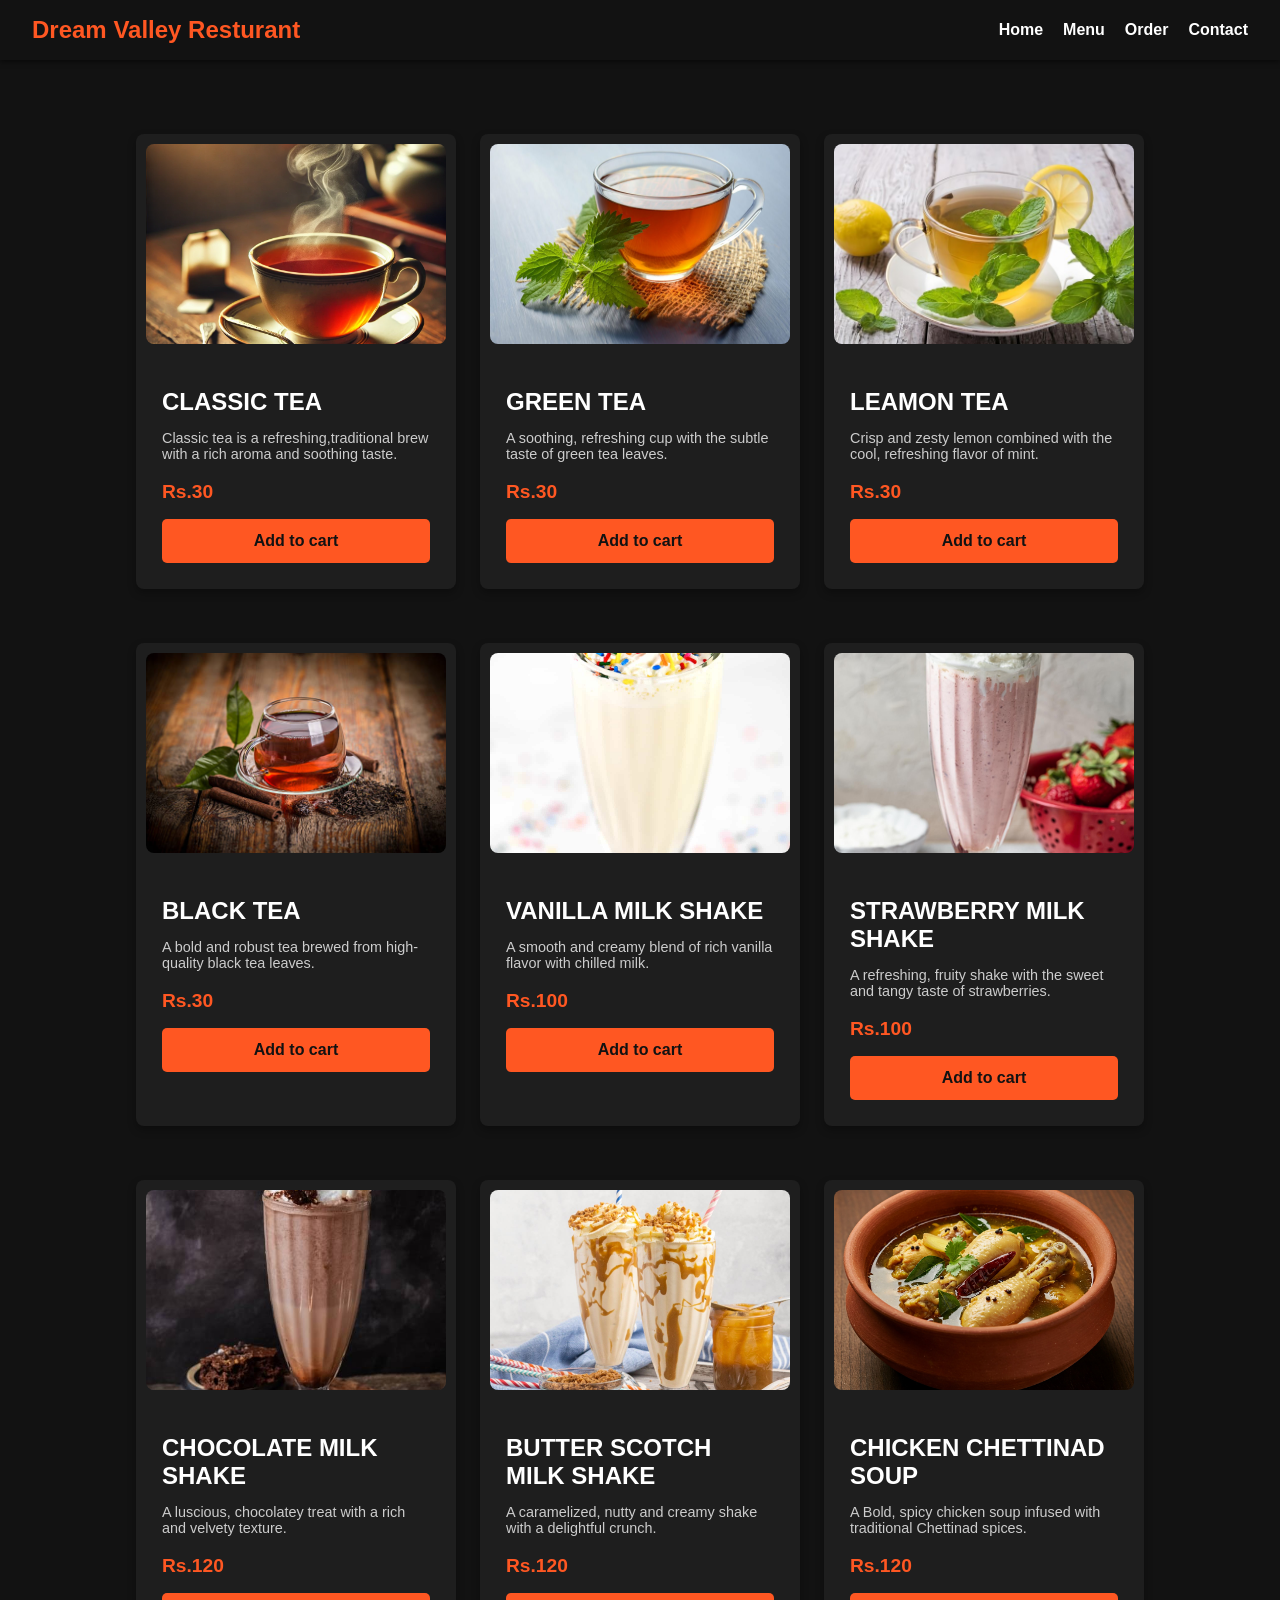
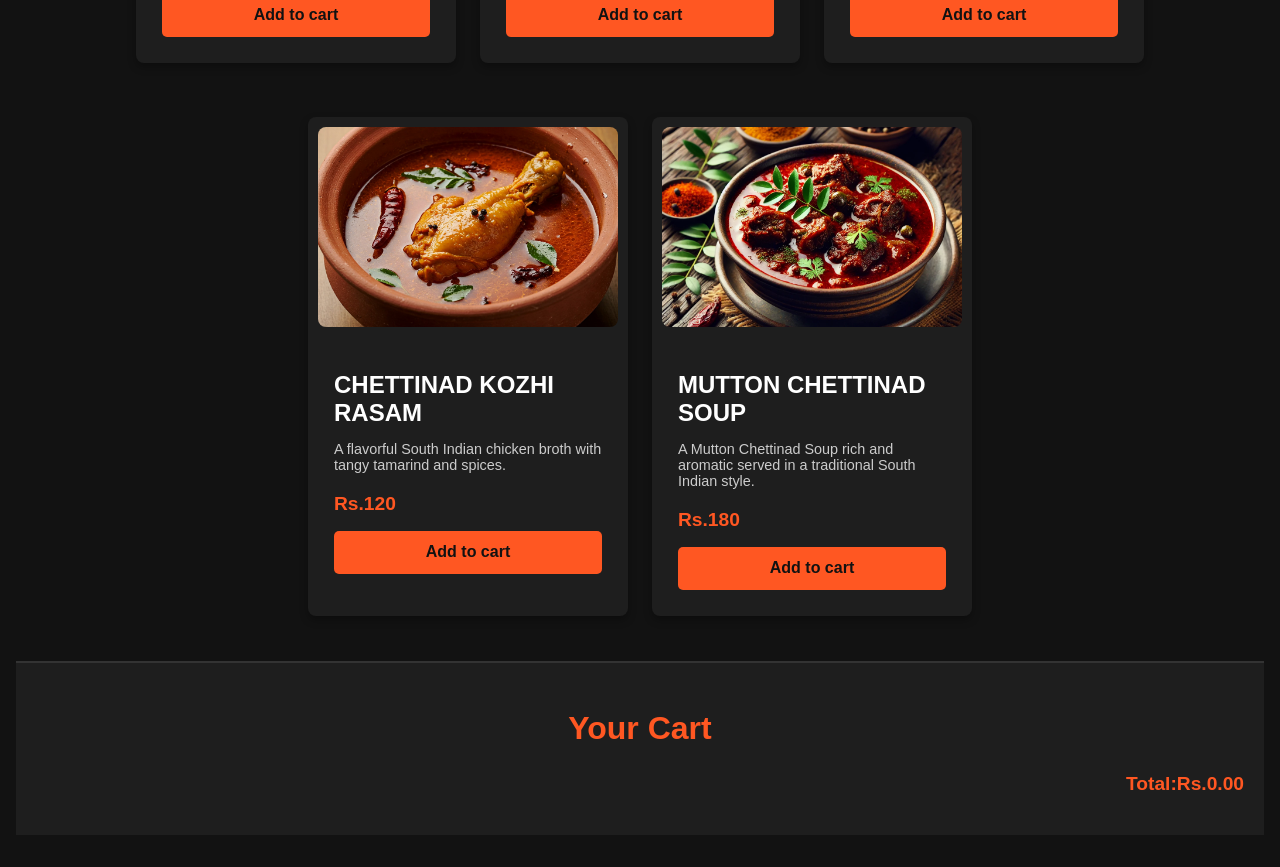
<file: index.html>
<!DOCTYPE html>
<html lang="en">
<head>
    <meta charset="UTF-8">
    <meta name="viewport" content="width=device-width, initial-scale=1.0">
    <title>Resturant Website</title>
    <link rel="stylesheet" href="Styles.css">
</head>
<body>
    <!--Header Section-->
    <header class="header">
        <div class="logo">
            <a href="index.html">Dream Valley Resturant </a>
        </div>
    <!--Navigation Menu-->
        <nav class="nav" >
            <ul id="nav-menu">
                <li><a href="index.html">Home</a></li>
                <li><a href="Menu.html">Menu</a></li>
                <li><a href="Order.html">Order</a></li>
                <li><a href="contact.html">Contact</a></li>
            </ul>
        </nav>
        <!--Hamburger icon for mobile-->
            <div class="hamburger" id="hamburger-1">
                <span></span>
                <span></span>
                <span></span>
            </div>
    </header>
    <section id="menu" class="menu-section">
        <h2 class="section-title"></h2>
        <div class="product list">
        <div class="menu-container">
            <div class="menu-item">
                <img src="Classic tea.jpg" alt="classic tea" class="menu-item-image">
                <div class="menu-item-info">
                    <h3 class="menu-item-title">CLASSIC TEA</h3>
                    <p class="menu-item-description">Classic tea is a refreshing,traditional brew with a rich aroma and soothing taste.</p>
                    <p class="menu-item-price">Rs.30</p>
                    <button class="menu-item-button" data-id="1" data-name="Classic tea" data-price="30">Add to cart</button>
                </div>
            </div>
            <div class="menu-item" >
                <img src="green tea.jpg" alt="Green tea" class="menu-item-image">
                <div class="menu-item-info">
                    <h3 class="menu-item-title">GREEN TEA</h3>
                    <p class="menu-item-description">A soothing, refreshing cup with the subtle taste of green tea leaves.</p>
                    <p class="menu-item-price">Rs.30</p>
                    <button class="menu-item-button" data-id="2" data-name="Green tea" data-price="30">Add to cart</button>   
                </div>  
            </div>
            <div class="menu-item" >
                <img src="leamon tea.jpg" alt="Leamon tea" class="menu-item-image">
                <div class="menu-item-info">
                    <h3 class="menu-item-title">LEAMON TEA</h3>
                    <p class="menu-item-description">Crisp and zesty lemon combined with the cool, refreshing flavor of mint.</p>
                    <p class="menu-item-price">Rs.30</p>
                    <button class="menu-item-button" data-id="3" data-name="Leamon tea" data-price="30">Add to cart</button>   
                </div>  
            </div>
            <div class="menu-item" >
                <img src="black tea.jpg" alt="Black tea" class="menu-item-image">
                <div class="menu-item-info">
                    <h3 class="menu-item-title">BLACK TEA</h3>
                    <p class="menu-item-description">A bold and robust tea brewed from high-quality black tea leaves.</p>
                    <p class="menu-item-price">Rs.30</p>
                    <button class="menu-item-button" data-id="4" data-name="Black tea" data-price="30">Add to cart</button>   
                </div>  
            </div>
            <div class="menu-item">
                <img src="Vanilla-Milkshake-Recipe.jpg" alt="Vanilla-Milkshake" class="menu-item-image">
                <div class="menu-item-info">
                    <h3 class="menu-item-title">VANILLA MILK SHAKE</h3>
                    <p class="menu-item-description">A smooth and creamy blend of rich vanilla flavor with chilled milk.</p>
                    <p class="menu-item-price">Rs.100</p>
                    <button class="menu-item-button" data-id="8" data-name="Vanilla-Milkshake" data-price="100">Add to cart</button>   
                </div>  
            </div>
            <div class="menu-item">
                <img src="strawberry-milkshake.jpg" alt="strawberry-milkshake" class="menu-item-image">
                <div class="menu-item-info">
                    <h3 class="menu-item-title">STRAWBERRY MILK SHAKE</h3>
                    <p class="menu-item-description">A refreshing, fruity shake with the sweet and tangy taste of strawberries.</p>
                    <p class="menu-item-price">Rs.100</p>
                    <button class="menu-item-button" data-id="9" data-name="strawberry-milkshake" data-price="100">Add to cart</button>   
                </div>  
            </div>
            <div class="menu-item">
                <img src="chocolate-milkshake.jpg" alt="chocolate-milkshake" class="menu-item-image">
                <div class="menu-item-info">
                    <h3 class="menu-item-title">CHOCOLATE MILK SHAKE</h3>
                    <p class="menu-item-description">A luscious, chocolatey treat with a rich and velvety texture.</p>
                    <p class="menu-item-price">Rs.120</p>
                    <button class="menu-item-button" data-id="12" data-name="chocolate-milkshake" data-price="120">Add to cart</button>   
                </div>  
            </div>
            <div class="menu-item">
                <img src="Butterscotch-Milkshake-10.jpg" alt="Butterscotch-Milkshake" class="menu-item-image">
                <div class="menu-item-info">
                    <h3 class="menu-item-title">BUTTER SCOTCH MILK SHAKE</h3>
                    <p class="menu-item-description">A caramelized, nutty and creamy shake with a delightful crunch.</p>
                    <p class="menu-item-price">Rs.120</p>
                    <button class="menu-item-button"data-id="14" data-name="Butterscotch-Milkshake" data-price="120">Add to cart</button>   
                </div>  
            </div>
            <div class="menu-item">
                <img src="CHICKEN CHETTINAD SOUP.jpeg" alt="Chicken Chettinad soup" class="menu-item-image">
                 <div class="menu-item-info">
                    <h3 class="menu-item-title">CHICKEN CHETTINAD SOUP</h3>
                    <p class="menu-item-description">A Bold, spicy chicken soup infused with traditional Chettinad spices.</p>
                    <p class="menu-item-price">Rs.120</p>
                    <button class="menu-item-button" data-id="15" data-name="Chicken Chettinad soup" data-price="120">Add to cart</button>
                </div>
            </div>
            <div class="menu-item">
                <img src="CHETTINAD KOZHI RASAM.jpeg" alt="Chettinad Kozhi Rasam" class="menu-item-image">
                <div class="menu-item-info">
                    <h3 class="menu-item-title">CHETTINAD KOZHI RASAM</h3>
                    <p class="menu-item-description">A flavorful South Indian chicken broth with tangy tamarind and spices.</p>
                    <p class="menu-item-price">Rs.120</p>
                    <button class="menu-item-button" data-id="16" data-name="Chettinad Kozhi Rasam"data-price="120">Add to cart</button>
                </div>
            </div>
            <div class="menu-item">
                <img src="MUTTON CHETTINAD SOUP.jpg" alt="Mutton Chettinad soup" class="menu-item-image">
                <div class="menu-item-info">
                    <h3 class="menu-item-title">MUTTON CHETTINAD SOUP</h3>
                    <p class="menu-item-description">A Mutton Chettinad Soup rich and aromatic served in a traditional South Indian style.</p>
                    <p class="menu-item-price">Rs.180</p>
                    <button class="menu-item-button" data-id="17" data-name="Mutton Chettinad soup" data-price="180">Add to cart</button>
                </div>
            </div>    
    </div>
            <!--Cart section-->
    <section id="cart" class="cart-section">
        <h2 class="section-title">Your Cart</h2>
        <ul id="cart-list"></ul>
        <div class="cart-total">
            <p>Total:<span id="cart-total-price">Rs.0.00</span></p>
        </div>
    </section>
</section>
    <script src="Script.js"></script>
</body>
</html>
</file>
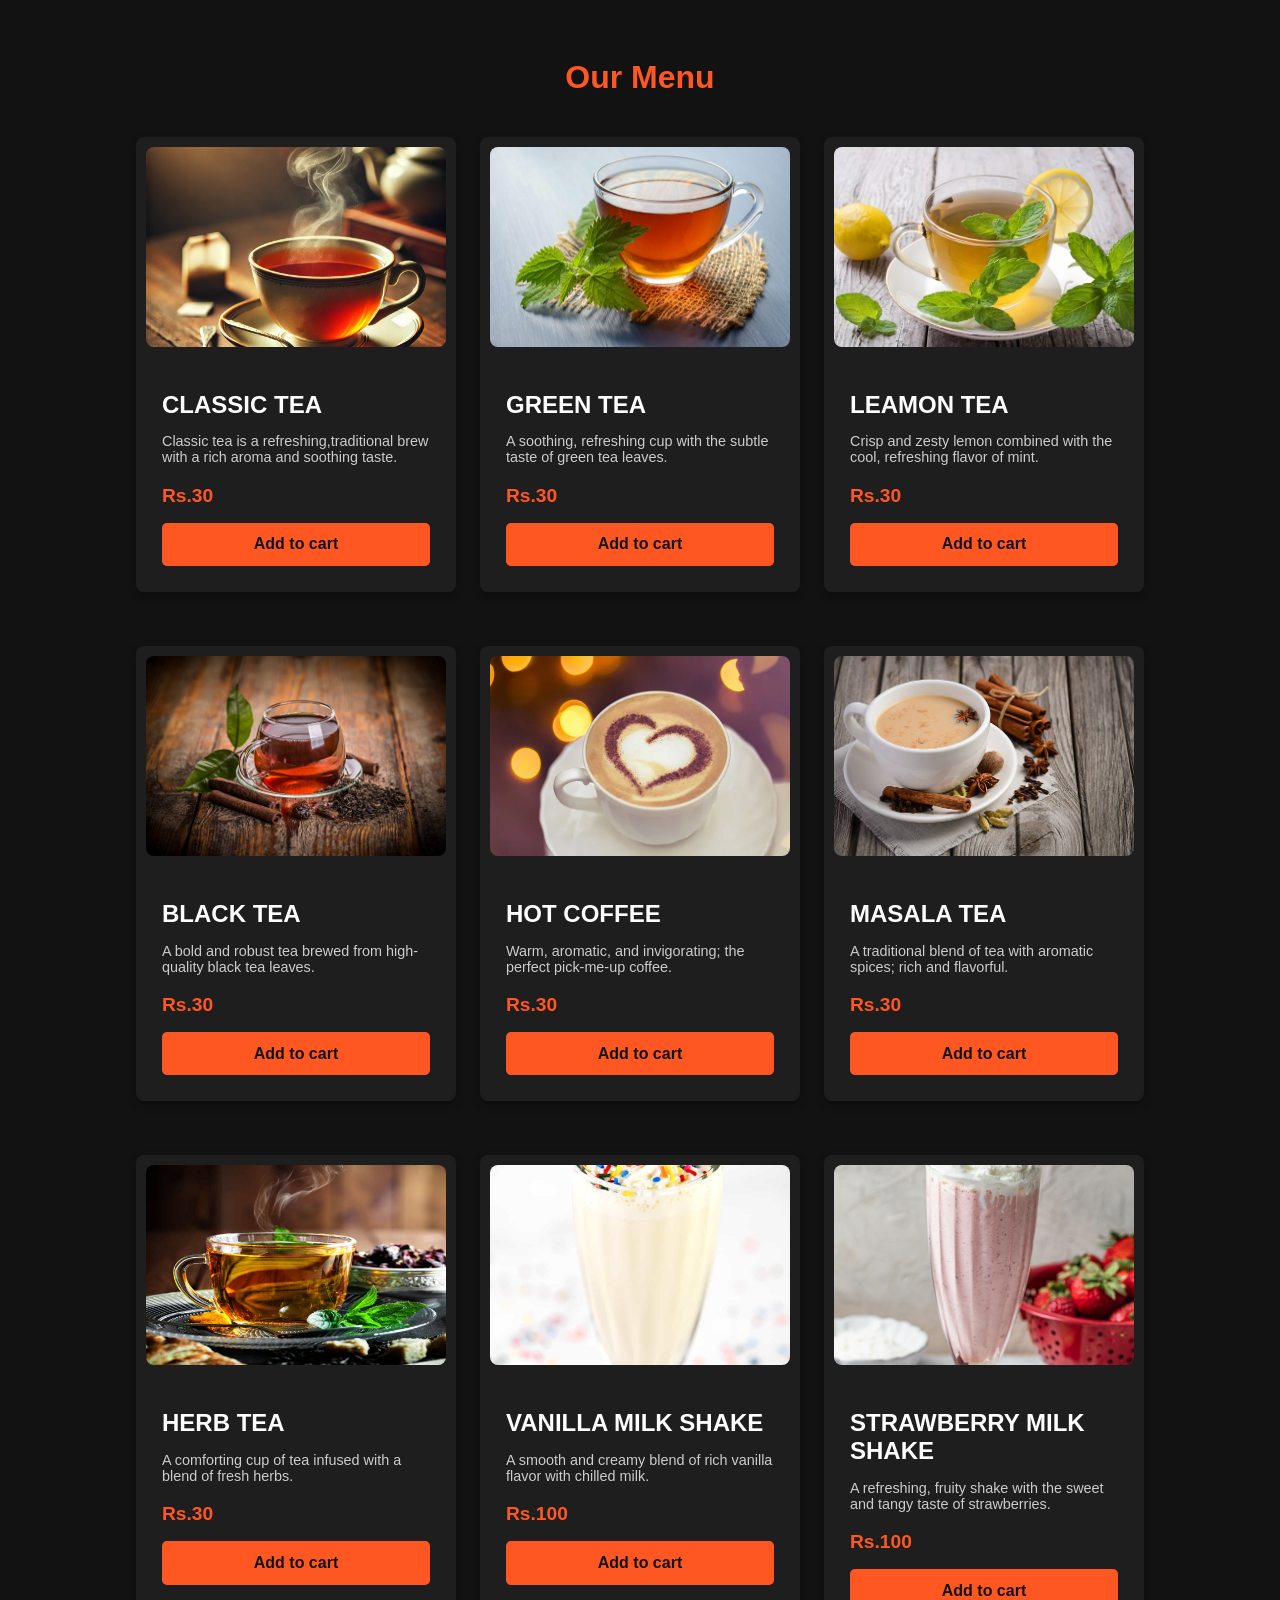
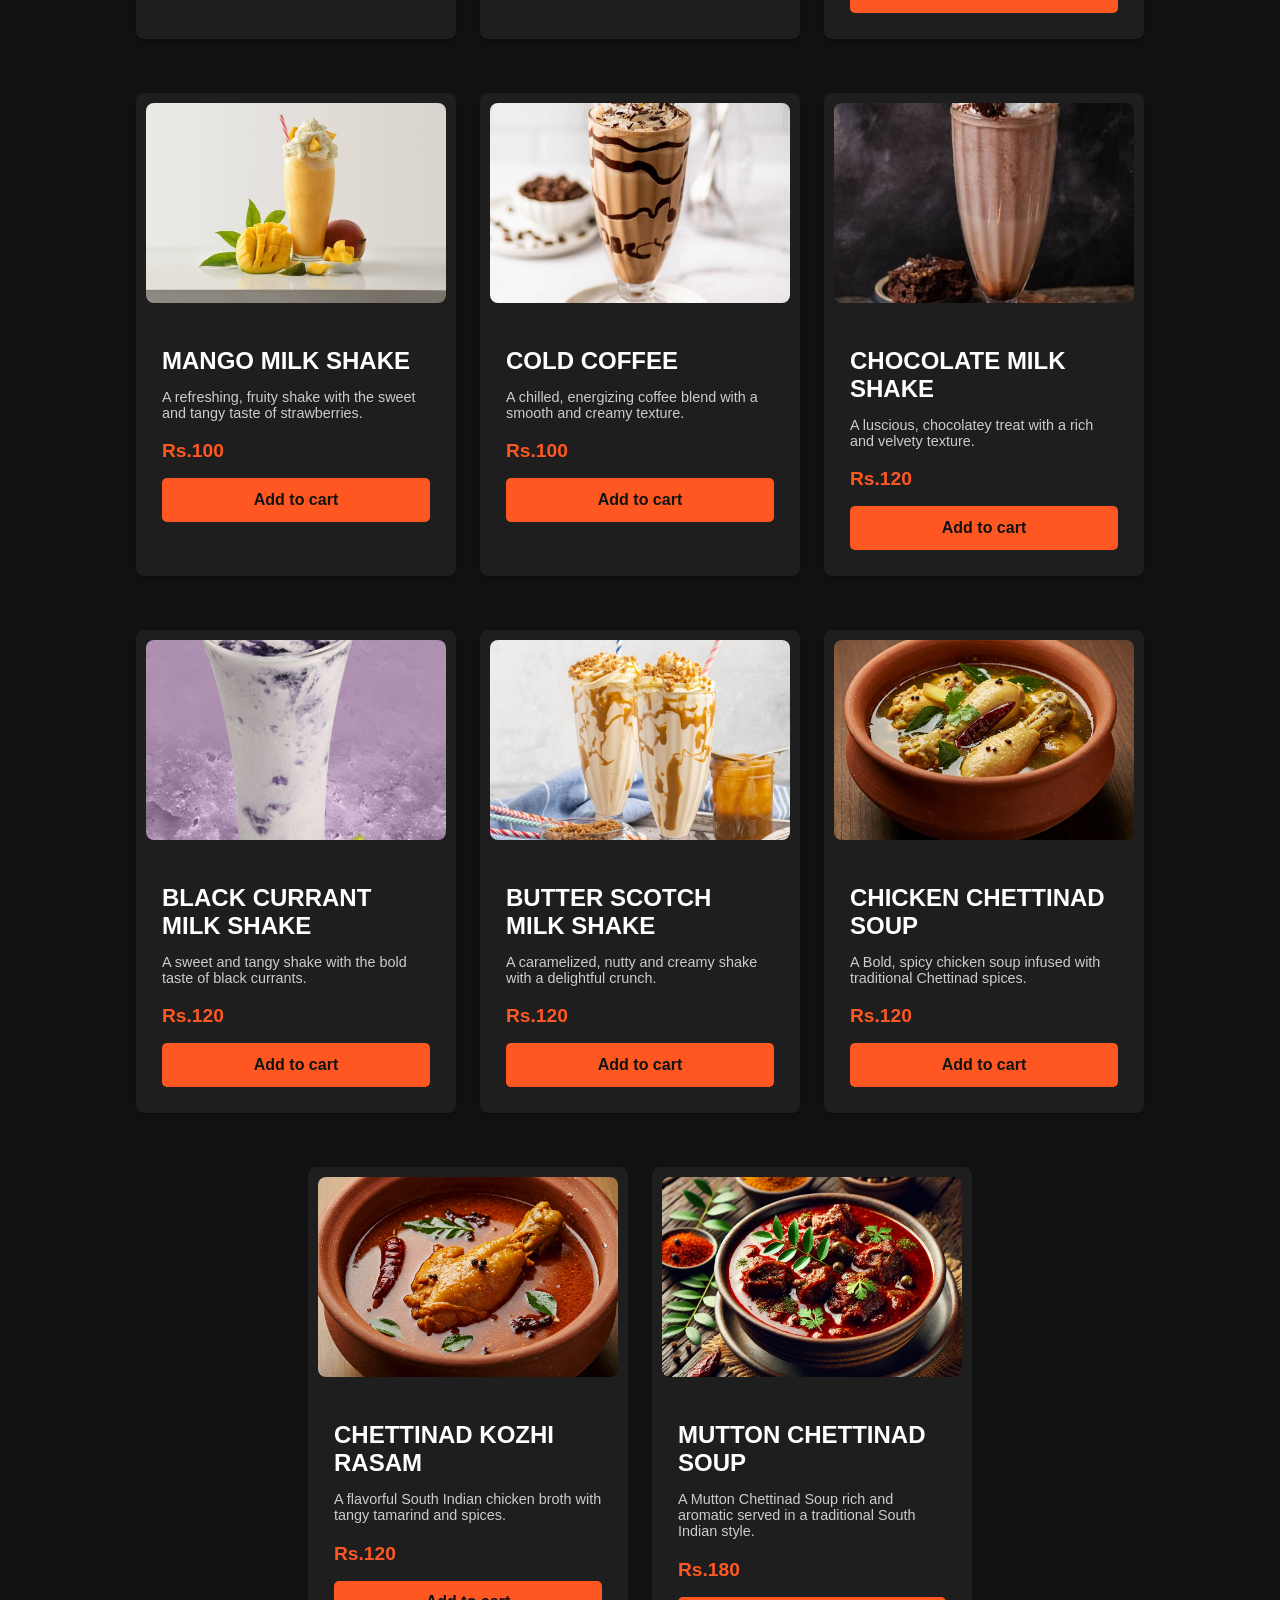
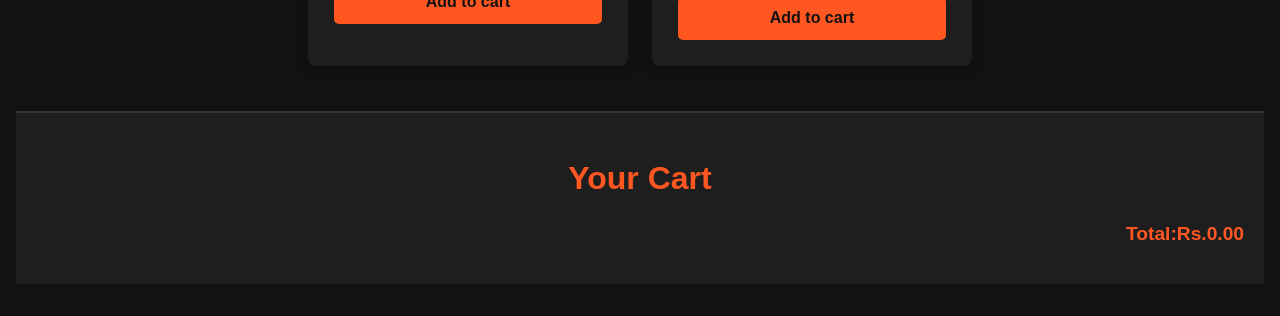
<file: Menu.html>
<!DOCTYPE html>
<html lang="en">
<head>
    <meta charset="UTF-8">
    <meta name="viewport" content="width=device-width, initial-scale=1.0">
    <title>Resturant Menu</title>
    <link rel="stylesheet" href="Styles.css">
</head>
<body>
    <section id="menu" class="menu-section">
        <h2 class="section-title">Our Menu</h2>
        <div class="product list">
        <div class="menu-container">
            <div class="menu-item">
                <img src="Classic tea.jpg" alt="classic tea" class="menu-item-image">
                <div class="menu-item-info">
                    <h3 class="menu-item-title">CLASSIC TEA</h3>
                    <p class="menu-item-description">Classic tea is a refreshing,traditional brew with a rich aroma and soothing taste.</p>
                    <p class="menu-item-price">Rs.30</p>
                    <button class="menu-item-button" data-id="1" data-name="Classic tea" data-price="30">Add to cart</button>
                </div>
            </div>
            <div class="menu-item" >
                <img src="green tea.jpg" alt="Green tea" class="menu-item-image">
                <div class="menu-item-info">
                    <h3 class="menu-item-title">GREEN TEA</h3>
                    <p class="menu-item-description">A soothing, refreshing cup with the subtle taste of green tea leaves.</p>
                    <p class="menu-item-price">Rs.30</p>
                    <button class="menu-item-button" data-id="2" data-name="Green tea" data-price="30">Add to cart</button>   
                </div>  
            </div>
            <div class="menu-item" >
                <img src="leamon tea.jpg" alt="Leamon tea" class="menu-item-image">
                <div class="menu-item-info">
                    <h3 class="menu-item-title">LEAMON TEA</h3>
                    <p class="menu-item-description">Crisp and zesty lemon combined with the cool, refreshing flavor of mint.</p>
                    <p class="menu-item-price">Rs.30</p>
                    <button class="menu-item-button" data-id="3" data-name="Leamon tea" data-price="30">Add to cart</button>   
                </div>  
            </div>
            <div class="menu-item" >
                <img src="black tea.jpg" alt="Black tea" class="menu-item-image">
                <div class="menu-item-info">
                    <h3 class="menu-item-title">BLACK TEA</h3>
                    <p class="menu-item-description">A bold and robust tea brewed from high-quality black tea leaves.</p>
                    <p class="menu-item-price">Rs.30</p>
                    <button class="menu-item-button" data-id="4" data-name="Black tea" data-price="30">Add to cart</button>   
                </div>  
            </div>
            <div class="menu-item" >
                <img src="hot coffee.jpg" alt="Hot Coffee" class="menu-item-image">
                <div class="menu-item-info">
                    <h3 class="menu-item-title">HOT COFFEE</h3>
                    <p class="menu-item-description">Warm, aromatic, and invigorating; the perfect pick-me-up coffee.</p>
                    <p class="menu-item-price">Rs.30</p>
                    <button class="menu-item-button" data-id="5" data-name="Hot Coffee" data-price="30">Add to cart</button>   
                </div>  
            </div>
            <div class="menu-item" >
                <img src="masala-tea.jpg" alt="Masala tea" class="menu-item-image">
                <div class="menu-item-info">
                    <h3 class="menu-item-title">MASALA TEA</h3>
                    <p class="menu-item-description">A traditional blend of tea with aromatic spices; rich and flavorful.</p>
                    <p class="menu-item-price">Rs.30</p>
                    <button class="menu-item-button" data-id="6" data-name="Masala tea" data-price="40">Add to cart</button>   
                </div>  
            </div>
            <div class="menu-item" >
                <img src="herb tea.jpg" alt="Herb tea" class="menu-item-image">
                <div class="menu-item-info">
                    <h3 class="menu-item-title">HERB TEA</h3>
                    <p class="menu-item-description">A comforting cup of tea infused with a blend of fresh herbs.</p>
                    <p class="menu-item-price">Rs.30</p>
                    <button class="menu-item-button" data-id="7" data-name="Herb tea" data-price="30">Add to cart</button>   
                </div>  
            </div>
            <div class="menu-item">
                <img src="Vanilla-Milkshake-Recipe.jpg" alt="Vanilla-Milkshake" class="menu-item-image">
                <div class="menu-item-info">
                    <h3 class="menu-item-title">VANILLA MILK SHAKE</h3>
                    <p class="menu-item-description">A smooth and creamy blend of rich vanilla flavor with chilled milk.</p>
                    <p class="menu-item-price">Rs.100</p>
                    <button class="menu-item-button" data-id="8" data-name="Vanilla-Milkshake" data-price="100">Add to cart</button>   
                </div>  
            </div>
            <div class="menu-item">
                <img src="strawberry-milkshake.jpg" alt="strawberry-milkshake" class="menu-item-image">
                <div class="menu-item-info">
                    <h3 class="menu-item-title">STRAWBERRY MILK SHAKE</h3>
                    <p class="menu-item-description">A refreshing, fruity shake with the sweet and tangy taste of strawberries.</p>
                    <p class="menu-item-price">Rs.100</p>
                    <button class="menu-item-button" data-id="9" data-name="strawberry-milkshake" data-price="100">Add to cart</button>   
                </div>  
            </div>
            <div class="menu-item">
                <img src="mango milkshake.jpg" alt="mango milkshake" class="menu-item-image">
                <div class="menu-item-info">
                    <h3 class="menu-item-title">MANGO MILK SHAKE</h3>
                    <p class="menu-item-description">A refreshing, fruity shake with the sweet and tangy taste of strawberries.</p>
                    <p class="menu-item-price">Rs.100</p>
                    <button class="menu-item-button" data-id="10" data-name="mango milkshake" data-price="100">Add to cart</button>   
                </div>  
            </div>
            <div class="menu-item">
                <img src="cold coffee.jpg" alt="cold coffee" class="menu-item-image">
                <div class="menu-item-info">
                    <h3 class="menu-item-title">COLD COFFEE</h3>
                    <p class="menu-item-description">A chilled, energizing coffee blend with a smooth and creamy texture.</p>
                    <p class="menu-item-price">Rs.100</p>
                    <button class="menu-item-button" data-id="11" data-name="cold coffee" data-price="100">Add to cart</button>   
                </div>  
            </div>
            <div class="menu-item">
                <img src="chocolate-milkshake.jpg" alt="chocolate-milkshake" class="menu-item-image">
                <div class="menu-item-info">
                    <h3 class="menu-item-title">CHOCOLATE MILK SHAKE</h3>
                    <p class="menu-item-description">A luscious, chocolatey treat with a rich and velvety texture.</p>
                    <p class="menu-item-price">Rs.120</p>
                    <button class="menu-item-button" data-id="12" data-name="chocolate-milkshake" data-price="120">Add to cart</button>   
                </div>  
            </div>
            <div class="menu-item">
                <img src="black-currant-thick-shake.png" alt="black currant milk shake" class="menu-item-image">
                <div class="menu-item-info">
                    <h3 class="menu-item-title">BLACK CURRANT MILK SHAKE</h3>
                    <p class="menu-item-description">A sweet and tangy shake with the bold taste of black currants.</p>
                    <p class="menu-item-price">Rs.120</p>
                    <button class="menu-item-button" data-id="13" data-name="black-currant-milk-shake" data-price="120">Add to cart</button>
                </div>
            </div>
            <div class="menu-item">
                <img src="Butterscotch-Milkshake-10.jpg" alt="Butterscotch-Milkshake" class="menu-item-image">
                <div class="menu-item-info">
                    <h3 class="menu-item-title">BUTTER SCOTCH MILK SHAKE</h3>
                    <p class="menu-item-description">A caramelized, nutty and creamy shake with a delightful crunch.</p>
                    <p class="menu-item-price">Rs.120</p>
                    <button class="menu-item-button"data-id="14" data-name="Butterscotch-Milkshake" data-price="120">Add to cart</button>   
                </div>          
            </div>
            <div class="menu-item">
                <img src="CHICKEN CHETTINAD SOUP.jpeg" alt="Chicken Chettinad soup" class="menu-item-image">
                 <div class="menu-item-info">
                    <h3 class="menu-item-title">CHICKEN CHETTINAD SOUP</h3>
                    <p class="menu-item-description">A Bold, spicy chicken soup infused with traditional Chettinad spices.</p>
                    <p class="menu-item-price">Rs.120</p>
                    <button class="menu-item-button" data-id="15" data-name="Chicken Chettinad soup" data-price="120">Add to cart</button>
                </div>
            </div>
            <div class="menu-item">
                <img src="CHETTINAD KOZHI RASAM.jpeg" alt="Chettinad Kozhi Rasam" class="menu-item-image">
                <div class="menu-item-info">
                    <h3 class="menu-item-title">CHETTINAD KOZHI RASAM</h3>
                    <p class="menu-item-description">A flavorful South Indian chicken broth with tangy tamarind and spices.</p>
                    <p class="menu-item-price">Rs.120</p>
                    <button class="menu-item-button" data-id="16" data-name="Chettinad Kozhi Rasam"data-price="120">Add to cart</button>
                </div>
            </div>
            <div class="menu-item">
                <img src="MUTTON CHETTINAD SOUP.jpg" alt="Mutton Chettinad soup" class="menu-item-image">
                <div class="menu-item-info">
                    <h3 class="menu-item-title">MUTTON CHETTINAD SOUP</h3>
                    <p class="menu-item-description">A Mutton Chettinad Soup rich and aromatic served in a traditional South Indian style.</p>
                    <p class="menu-item-price">Rs.180</p>
                    <button class="menu-item-button" data-id="17" data-name="Mutton Chettinad soup" data-price="180">Add to cart</button>
                </div>
            </div>  
    </div>    
            <!--Cart section-->
    <section id="cart" class="cart-section">
        <h2 class="section-title">Your Cart</h2>
        <ul id="cart-list"></ul>
        <div class="cart-total">
            <p>Total:<span id="cart-total-price">Rs.0.00</span></p>
        </div>
    </section>
</section>
<script src="Script.js"></script>
</body>
</html>
</file>
<file: Styles.css>
body,ul,li,a{
    margin: 0;
    padding: 0;
    box-sizing: border-box;
    text-decoration: none;
    list-style: none;
    font-family: Arial, Helvetica, sans-serif;
}
a{
    text-decoration: none;
    color: inherit;
}
/* Header Styling */
.header{
background-color:#121212;/* Dark background */
color: #ffffff;/* Light text */
display: flex;
justify-content: space-between;
align-items: center;
padding: 1rem 2rem;
box-shadow: 0 2px 5px rgba(0,0,0,0.5);
position: sticky;
top: 0;
z-index: 1000;
}
.logo a{
    font-size: 1.5rem;
    font-weight: bold;
    color: #ff5722;/* Accent color */
}
/* Navigation menu */
.nav {
    display: inline-block;
    align-items: center;
    position: relative;
    font-weight: bold;

}
#nav ul{
    display: flex;
    align-items: center;
    justify-content: space-between;
    flex-direction: column;
}
#nav-menu{
    display: flex;
    list-style: none;
    gap: 20px;
    margin: 0;
    padding: 0;
    
}
#nav ul li a{
    text-decoration: none;
    font-size: 1rem;
    color: #ffffff;
    transition: color 0.3s ease;
}
.nav ul li a:hover{
    color: #ff5722;/* Accent color hover */
}
/* hamburger menu(mobile) */
.hamburger{
    display: none;/* hidden by default  for desktop */
    flex-direction: column;
    gap: 5px;
    cursor: pointer;

}
.hamburger span{
    width: 25px;
    height: 3px;
    background-color: #ffffff;
    border-radius: 3px;
    transition: all 0.3s ease;
}
/* Menu Section */
.menu-section{
    background-color: #121212;
    color: #ffffff;
    padding: 2rem 1rem;
    text-align: center;
}
.section-title{
    font-size: 2rem;
    color: #ff5722;
    margin-bottom: 1.5rem 0;
    text-align: center;
}
/* Menu Container */
.menu-container{
    display: flex;
    flex-wrap: wrap;
    gap: 1.5rem;
    justify-content: center;
}
/* Menu item */
.menu-item{
    margin: 15px 0;
    padding: 10px;
    background-color: #1e1e1e;
    border-radius: 8px;
    overflow: hidden;
    width: 300px;
    text-align: left;
    box-shadow: 0 4px 8px rgba(0,0,0,0.3);
}
.menu-item-image{
    width: 100%;
    height: 200px;
    object-fit: cover;
    margin-right: 18px;
    border-radius: 8px;
}
.menu-item-info{
    padding: 1rem;
    flex: 1;
}
.menu-item-title{
    font-size: 1.5rem;
    margin-bottom: 0.5rem;
}
.menu-item-description{
    font-size: 0.9rem;
    color: #cccccc;/* light gray */
    margin-bottom: 0.5rem;
}
.menu-item-price{
    font-size: 1.2rem;
    font-weight: bold;
    color: #ff5722;
    margin-bottom: 1rem;
}
.menu-item-button{
    display: block;
    width: 100%;
    padding: 0.8rem;
    font-size: 1rem;
    color: #121212;
    background-color: #ff5722;
    border: none;
    border-radius: 5px;
    cursor: pointer;
    font-weight: bold;
    transition: background-color 0.3s ease;
}
.menu-item-button:hover{
    background-color: #e64a19;/* Dark shade hover effect */
}
/* cart section */
.cart-section{
    padding: 20px;
    margin-top: 30px;
    background-color: #1e1e1e;
    border-top: 2px solid #333;
}
.cart-section ul{
    list-style: none;
    padding: 0;
}

#cart-list{
    list-style: none;
    padding: 0;
    margin: 0 0 1rem 0;
}
#cart-list i{
    display: flex;
    justify-content: space-between;
    padding: 0.5rem 0;
    border-bottom: 1px solid #333;
}
.cart-total{
    margin-top:10px;
    font-size: 1.2rem;
    font-weight: bold;
    text-align: right;
    color: #ff5722;
}
.cart-total strong{
    font-size: 1.2rem;
}
/* Mobile responsive */
@media(max-width:768px){
    .nav{
        position: relative;
        flex-direction: column;
        top: 100%;
        right: 0;
        background-color: #1e1e1e;
        width: 255px;
        display: flex;
        padding: 1rem ;
        border-radius: 28px;
        box-shadow: 0 4px 8px  rgba(233, 223, 223, 0.5);
    }
    nav ul li{
        display: block;
        padding: 10px 0;
    }
    #nav-menu.active{
        display: block;
    }
    .hamburger{
        display: flex;    
    }
    .hamburger .active span:nth-child(1){
        transform :translateY(8px) rotate(45deg);
    }
    .hamburger .active span:nth-child(2){
        opacity: 0;
    }
    .hamburger .active span:nth-child(3){
        transform :translateY(-8px) rotate(-45deg);
    }
}
</file>
